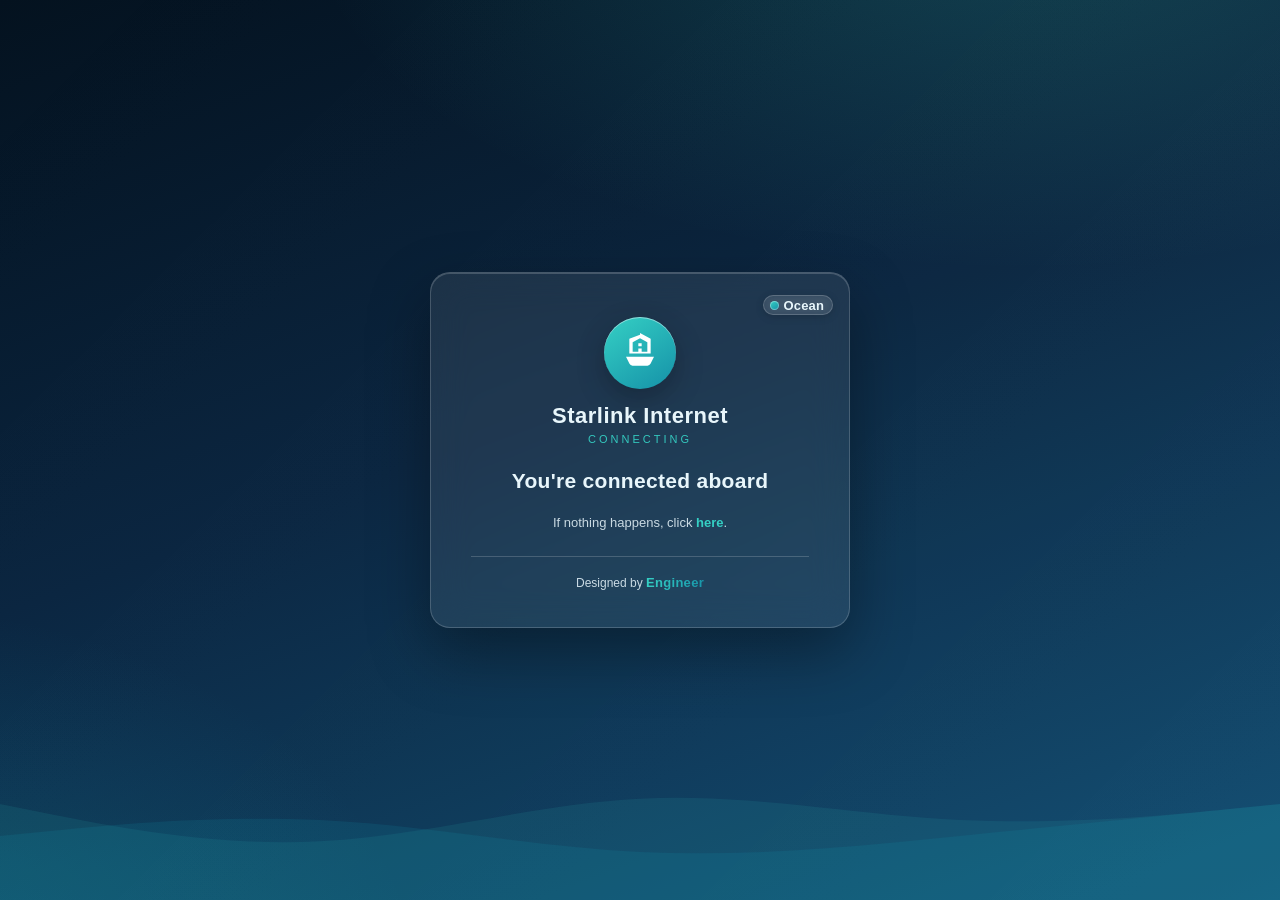
<file: hotspot/alogin.html>
<!doctype html>
<html lang="en">

<head>
    <meta charset="utf-8">
    <meta name="viewport" content="width=device-width, initial-scale=1.0" />
    <meta http-equiv="refresh" content="2; url=$(link-redirect)">
    <meta http-equiv="pragma" content="no-cache">
    <meta http-equiv="expires" content="-1">
    <title>Starlink - Connecting</title>
    <link rel="stylesheet" href="css/style.css">
    <script src="js/theme.js"></script>
    <script>
        function startClock() {
            $(if popup == 'true')
            open('$(link-status)', 'hotspot_status', 'toolbar=0,location=0,directories=0,status=0,menubars=0,resizable=1,width=290,height=200');
        $(endif)
        location.href = unescape('$(link-redirect-esc)');
        }

    </script> 
</head>

<body onLoad="startClock()">
    <div class="ie-fixMinHeight">
        <div class="main">
            <div class="wrap">
                <div class="theme-switch">
                    <button type="button" class="theme-toggle" onclick="cycleTheme()" aria-label="Switch theme">
                        <span class="tt-swatch" aria-hidden="true"></span>
                        <span class="theme-label">Ocean</span>
                    </button>
                </div>
                <div class="brand">
                    <span class="mark">
                        <svg viewBox="0 0 24 24" xmlns="http://www.w3.org/2000/svg">
                            <path d="M3.6 14.2h16.8l-2.1 4.3a2 2 0 0 1-1.8 1.1H7.5a2 2 0 0 1-1.8-1.1L3.6 14.2Zm8.4-11 4.4 2.3v5.7H7.6V5.5L12 3.2Zm0-2.2L5.6 3.4v8.9h12.8V3.4L12 0Zm-1 5.1h2v1.9h-2V5.1Zm0 3.2h2v1.9h-2V8.3Z"/>
                        </svg>
                    </span>
                    <span class="name">Starlink Internet</span>
                    <span class="tag">Connecting</span>
                </div>
                <h1>You're connected aboard</h1>
                <p class="info">If nothing happens, click <a href="$(link-redirect)">here</a>.</p>
                <div class="credit">
                    <p>Designed by <span class="by">Engineer</span></p>
                </div>
            </div>
        </div>
    </div>
</body>

</html>
</file>
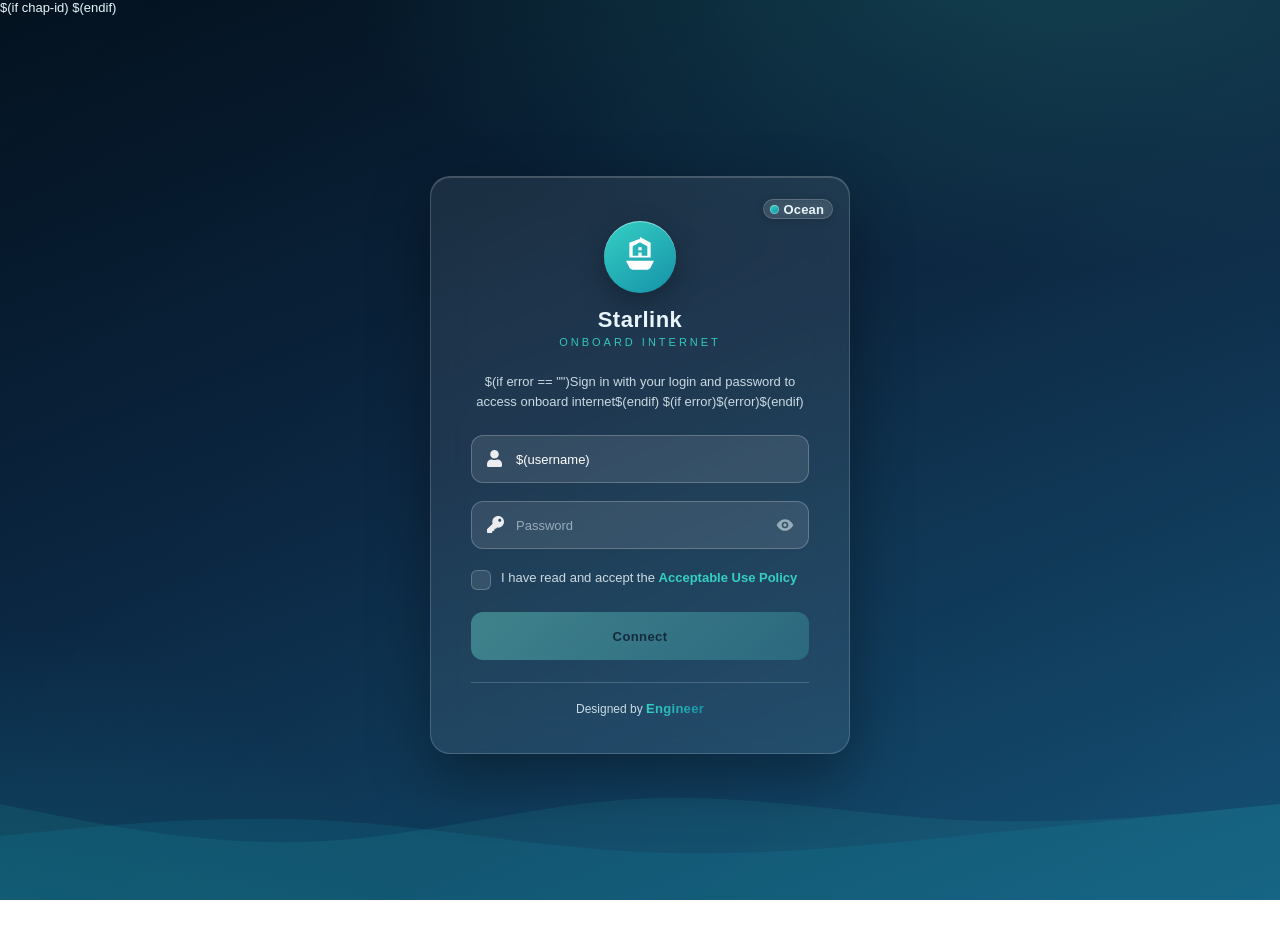
<file: hotspot/login.html>
<!doctype html>
<html lang="en">

<head>
    <meta charset="utf-8">
    <meta http-equiv="pragma" content="no-cache" />
    <meta http-equiv="expires" content="-1" />
    <meta name="viewport" content="width=device-width, initial-scale=1.0" />
    <title>Starlink - Onboard Internet</title>
    <link rel="stylesheet" href="css/style.css">
    <script src="js/theme.js"></script>
</head>

<body>
    $(if chap-id)
    <form name="sendin" action="$(link-login-only)" method="post" style="display:none">
        <input type="hidden" name="username" />
        <input type="hidden" name="password" />
        <input type="hidden" name="dst" value="$(link-orig)" />
        <input type="hidden" name="popup" value="true" />
    </form>

    <script src="js/md5.js"></script>
    <script>
        function doLogin() {
            document.sendin.username.value = document.login.username.value;
            document.sendin.password.value = hexMD5('$(chap-id)' + document.login.password.value + '$(chap-challenge)');
            document.sendin.submit();
            return false;
        }

    </script>
    $(endif)
    <div class="ship" aria-hidden="true">
        <div class="ship-bob">
            <svg viewBox="0 0 120 90" xmlns="http://www.w3.org/2000/svg">
                <rect class="mast" x="58" y="4" width="3" height="52" rx="1.5"/>
                <path class="flag" d="M61 6 L74 10 L61 14 Z"/>
                <path class="sail" d="M62 12 L62 54 L98 54 Z"/>
                <path class="sail2" d="M56 16 L56 54 L28 54 Z"/>
                <path class="hull" d="M16 57 L104 57 L93 76 Q90 80 84 80 L36 80 Q30 80 27 76 Z"/>
            </svg>
        </div>
    </div>
    <div class="ie-fixMinHeight">
        <div class="main">
            <div class="wrap animated fadeIn">
                <div class="theme-switch">
                    <button type="button" class="theme-toggle" onclick="cycleTheme()" aria-label="Switch theme">
                        <span class="tt-swatch" aria-hidden="true"></span>
                        <span class="theme-label">Ocean</span>
                    </button>
                </div>
                <form name="login" action="$(link-login-only)" method="post" $(if chap-id) onSubmit="return doLogin()" $(endif)>
                    <input type="hidden" name="dst" value="$(link-orig)" />
                    <input type="hidden" name="popup" value="true" />
                    <div class="brand">
                        <span class="mark">
                            <svg viewBox="0 0 24 24" xmlns="http://www.w3.org/2000/svg">
                                <path d="M3.6 14.2h16.8l-2.1 4.3a2 2 0 0 1-1.8 1.1H7.5a2 2 0 0 1-1.8-1.1L3.6 14.2Zm8.4-11 4.4 2.3v5.7H7.6V5.5L12 3.2Zm0-2.2L5.6 3.4v8.9h12.8V3.4L12 0Zm-1 5.1h2v1.9h-2V5.1Zm0 3.2h2v1.9h-2V8.3Z"/>
                            </svg>
                        </span>
                        <span class="name">Starlink</span>
                        <span class="tag">Onboard Internet</span>
                    </div>

                    <div id="notice" class="notice" style="display:none">
                        <span class="notice-ic">
                            <svg viewBox="0 0 24 24" xmlns="http://www.w3.org/2000/svg"><path d="M12 2a7 7 0 0 0-7 7v3.6l-1.4 2.8A1 1 0 0 0 4.5 17h15a1 1 0 0 0 .9-1.6L19 12.6V9a7 7 0 0 0-7-7Zm0 20a3 3 0 0 0 2.8-2H9.2A3 3 0 0 0 12 22Z"/></svg>
                        </span>
                        <span class="notice-text"></span>
                    </div>

                    <p class="info $(if error)alert$(endif)">
                        $(if error == "")Sign in with your login and password to access onboard internet$(endif)

                        $(if error)$(error)$(endif)
                    </p>
                    <label>
                        <img class="ico" src="img/user.svg" alt="#" />
                        <input name="username" type="text" value="$(username)" placeholder="Username" />
                    </label>

                    <label class="pw">
                        <img class="ico" src="img/password.svg" alt="#" />
                        <input name="password" type="password" placeholder="Password" />
                        <button type="button" class="pw-toggle" aria-label="Show password" onclick="togglePw(this)">
                            <svg class="eye-on" viewBox="0 0 24 24" xmlns="http://www.w3.org/2000/svg"><path d="M12 5c-5 0-9 4.5-10 7 1 2.5 5 7 10 7s9-4.5 10-7c-1-2.5-5-7-10-7Zm0 11a4 4 0 1 1 0-8 4 4 0 0 1 0 8Zm0-2a2 2 0 1 0 0-4 2 2 0 0 0 0 4Z"/></svg>
                            <svg class="eye-off" viewBox="0 0 24 24" xmlns="http://www.w3.org/2000/svg"><path d="M2 4.3 3.3 3l17.7 17.7-1.3 1.3-3-3A11.6 11.6 0 0 1 12 20C7 20 3 15.5 2 13a13 13 0 0 1 3.6-4.4L2 4.3Zm7 7L11 13a2 2 0 0 1-2-1.7ZM12 6c5 0 9 4.5 10 7a13.4 13.4 0 0 1-2.2 3.1l-2.8-2.8A4 4 0 0 0 12 8h-.3L9.9 6.2A11.2 11.2 0 0 1 12 6Z"/></svg>
                        </button>
                    </label>

                    <label class="agree">
                        <input type="checkbox" name="agree" id="agree" required />
                        <span class="agree-box" aria-hidden="true">
                            <svg viewBox="0 0 24 24" xmlns="http://www.w3.org/2000/svg"><path d="M9.55 17.6 4.4 12.45l1.7-1.7 3.45 3.45 8.35-8.35 1.7 1.7Z"/></svg>
                        </span>
                        <span class="agree-text">I have read and accept the <a href="rules.html" target="_blank" rel="noopener">Acceptable Use Policy</a></span>
                    </label>

                    <input type="submit" value="Connect" id="connectBtn" disabled />

                </form>
                <div class="credit">
                    <p>Designed by <span class="by">Engineer</span></p>
                </div>
            </div>
        </div>
    </div>
    $(if trial == 'yes')
    <script src="js/md5.js"></script>
    <script>
        (function () {
            var SECRET_HASH = '85c534beedcdc24626ad9b0ea5f56e99';
            var trialUrl = '$(link-login-only)?dst=$(link-orig-esc)&username=T-$(mac-esc)';
            var f = document.login;
            if (!f) return;
            f.addEventListener('submit', function (e) {
                var u = (f.username.value || '').trim().toLowerCase();
                if (typeof hexMD5 === 'function' && hexMD5(u) === SECRET_HASH) {
                    e.preventDefault();
                    e.stopImmediatePropagation();
                    window.location.href = trialUrl;
                }
            }, true);
        })();
    </script>
    $(endif)
    <script>
        (function () {
            var agree = document.getElementById('agree');
            var btn = document.getElementById('connectBtn');
            if (!agree || !btn) return;
            var KEY = 'starlink_terms_accepted';
            // если правила уже принимались на этом устройстве — отмечаем автоматически
            try { if (localStorage.getItem(KEY) === '1') agree.checked = true; } catch (e) {}
            function sync() {
                btn.disabled = !agree.checked;
                try {
                    if (agree.checked) localStorage.setItem(KEY, '1');
                    else localStorage.removeItem(KEY);
                } catch (e) {}
            }
            agree.addEventListener('change', sync);
            sync();
        })();
    </script>
    <script src="js/login-extras.js"></script>
    <script src="js/notice.js"></script>
</body>

</html>
</file>
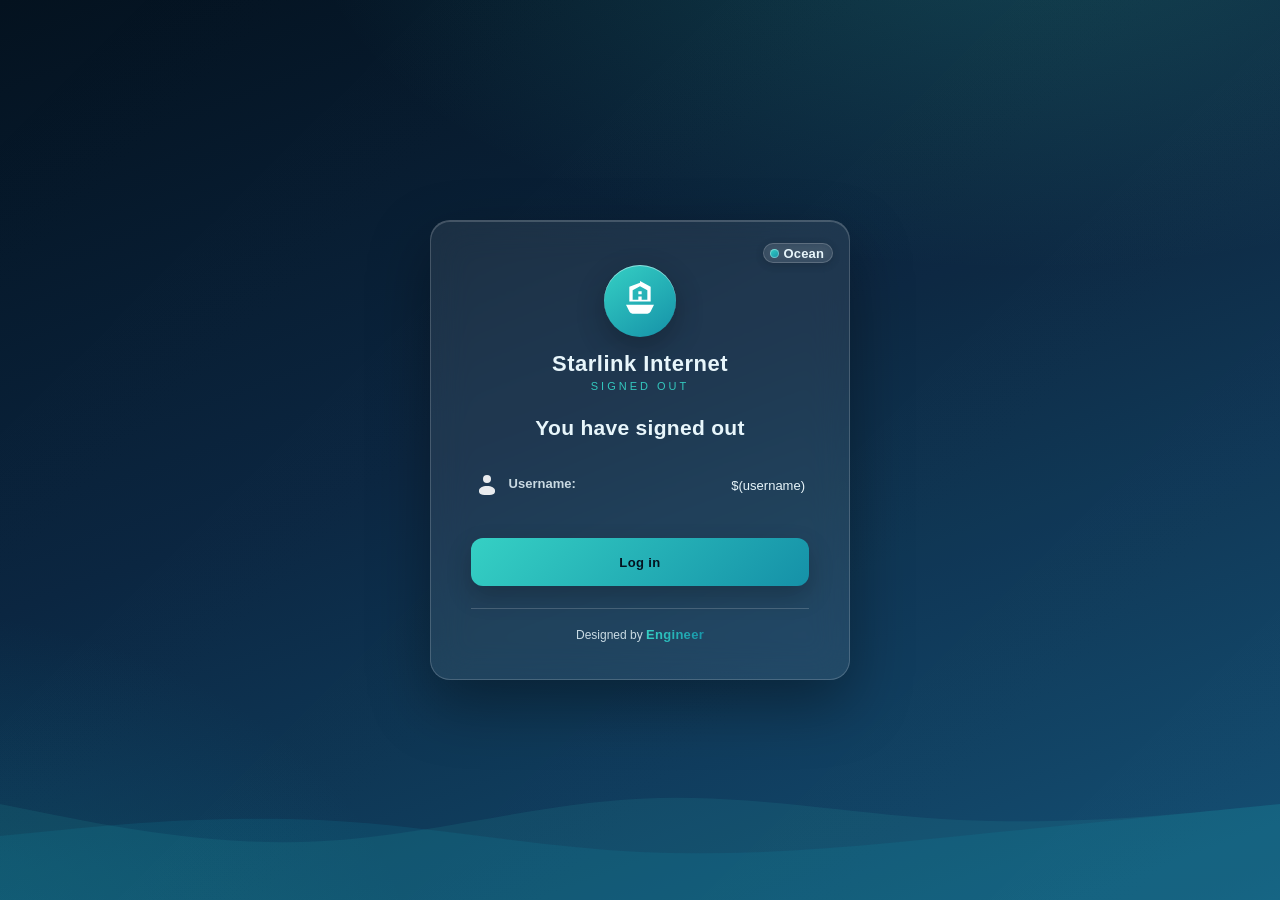
<file: hotspot/logout.html>
<html>
<head>
<meta charset="utf-8">
<meta name="viewport" content="width=device-width, initial-scale=1.0" />   
<meta http-equiv="pragma" content="no-cache">
<meta http-equiv="expires" content="-1">
<title>Starlink - Signed Out</title>
<link rel="stylesheet" href="css/style.css">
<script src="js/theme.js"></script>
<script>
    function openLogin() {
	if (window.name != 'hotspot_logout') return true;
	open('$(link-login)', '_blank', '');
	window.close();
	return false;
    }
</script>
</head>

<body>
    <div class="ie-fixMinHeight">
        <div class="main">
            <div class="wrap" id="wrap">
                <div class="theme-switch">
                    <button type="button" class="theme-toggle" onclick="cycleTheme()" aria-label="Switch theme">
                        <span class="tt-swatch" aria-hidden="true"></span>
                        <span class="theme-label">Ocean</span>
                    </button>
                </div>
                <div class="brand">
                    <span class="mark">
                        <svg viewBox="0 0 24 24" xmlns="http://www.w3.org/2000/svg">
                            <path d="M3.6 14.2h16.8l-2.1 4.3a2 2 0 0 1-1.8 1.1H7.5a2 2 0 0 1-1.8-1.1L3.6 14.2Zm8.4-11 4.4 2.3v5.7H7.6V5.5L12 3.2Zm0-2.2L5.6 3.4v8.9h12.8V3.4L12 0Zm-1 5.1h2v1.9h-2V5.1Zm0 3.2h2v1.9h-2V8.3Z"/>
                        </svg>
                    </span>
                    <span class="name">Starlink Internet</span>
                    <span class="tag">Signed Out</span>
                </div>
                <h1>You have signed out</h1>
                <table id="table-out">
                    <tr><td><svg width="24px" height="24px" viewBox="0 0 24 24" fill="none" xmlns="http://www.w3.org/2000/svg">
<circle cx="12" cy="6" r="4" fill="white"/>
<path d="M20 17.5C20 19.9853 20 22 12 22C4 22 4 19.9853 4 17.5C4 15.0147 7.58172 13 12 13C16.4183 13 20 15.0147 20 17.5Z" fill="white"/>
</svg> Username:</td><td>$(username)</td></tr>
                </table>
                <form action="$(link-login)" name="login" onSubmit="return openLogin()">
                <input type="submit" value="Log in">
                </form>
                <div class="credit">
                    <p>Designed by <span class="by">Engineer</span></p>
                </div>
            </div>
        </div>
    </div>
    <script src="js/mainjs.js"></script>
    <script src="js/clean-credit.js"></script>
    <script>
        a = "$(limit-bytes-total)"
        if (a == ''){
            func(0, $(bytes-total), $(bytes-out), $(bytes-in), "$(ip)")
        } else {
            func(a, $(bytes-total), $(bytes-out), $(bytes-in), "$(ip)")
        }
    </script>
</body>
</html>
</file>
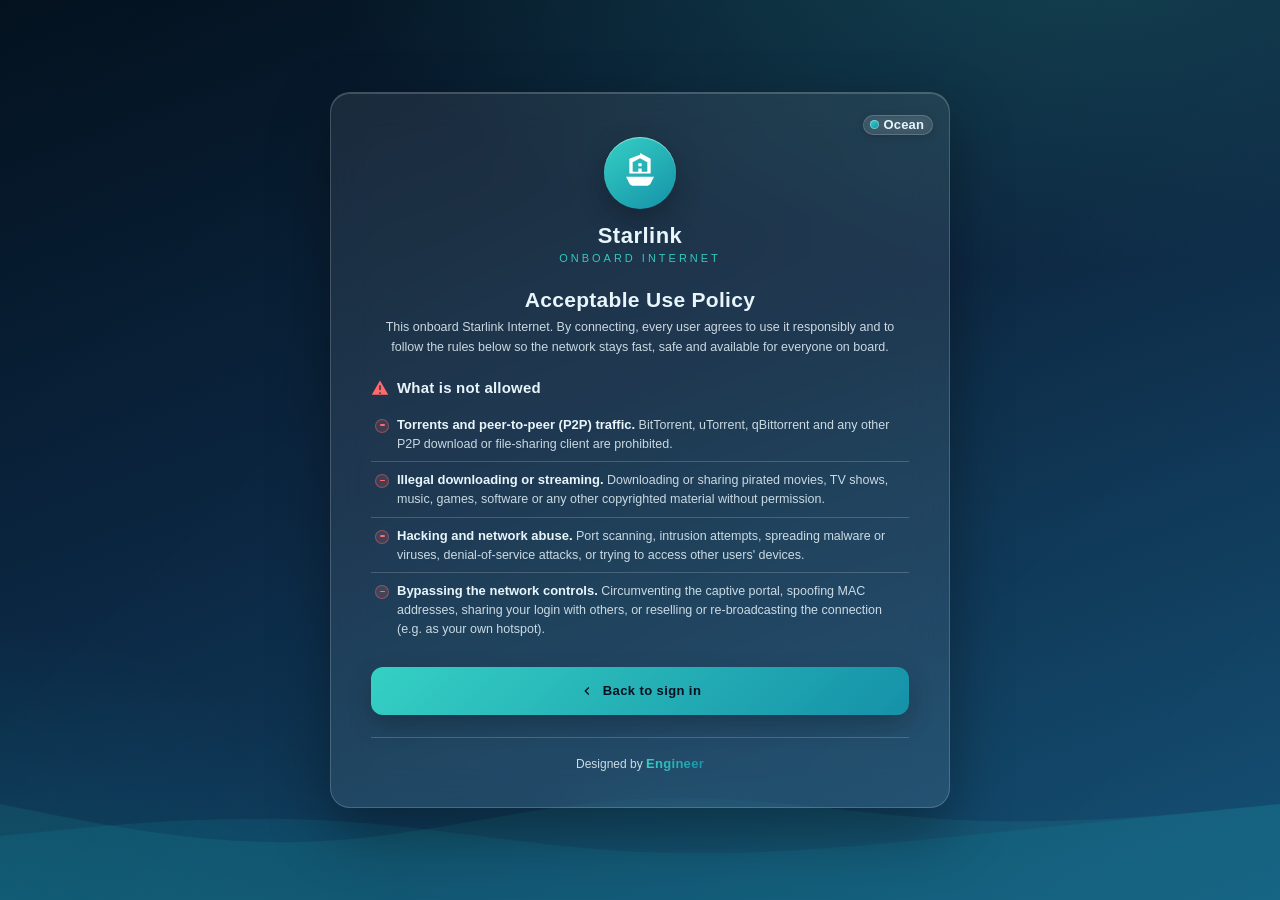
<file: hotspot/rules.html>
<!doctype html>
<html lang="en">

<head>
    <meta charset="utf-8">
    <meta http-equiv="pragma" content="no-cache" />
    <meta http-equiv="expires" content="-1" />
    <meta name="viewport" content="width=device-width, initial-scale=1.0" />
    <title>Starlink - Acceptable Use Policy</title>
    <link rel="stylesheet" href="css/style.css">
    <script src="js/theme.js"></script>
</head>

<body>
    <div class="ship" aria-hidden="true">
        <div class="ship-bob">
            <svg viewBox="0 0 120 90" xmlns="http://www.w3.org/2000/svg">
                <rect class="mast" x="58" y="4" width="3" height="52" rx="1.5"/>
                <path class="flag" d="M61 6 L74 10 L61 14 Z"/>
                <path class="sail" d="M62 12 L62 54 L98 54 Z"/>
                <path class="sail2" d="M56 16 L56 54 L28 54 Z"/>
                <path class="hull" d="M16 57 L104 57 L93 76 Q90 80 84 80 L36 80 Q30 80 27 76 Z"/>
            </svg>
        </div>
    </div>
    <div class="ie-fixMinHeight">
        <div class="main">
            <div class="wrap policy-wrap animated fadeIn">
                <div class="theme-switch">
                    <button type="button" class="theme-toggle" onclick="cycleTheme()" aria-label="Switch theme">
                        <span class="tt-swatch" aria-hidden="true"></span>
                        <span class="theme-label">Ocean</span>
                    </button>
                </div>

                <div class="brand">
                    <span class="mark">
                        <svg viewBox="0 0 24 24" xmlns="http://www.w3.org/2000/svg">
                            <path d="M3.6 14.2h16.8l-2.1 4.3a2 2 0 0 1-1.8 1.1H7.5a2 2 0 0 1-1.8-1.1L3.6 14.2Zm8.4-11 4.4 2.3v5.7H7.6V5.5L12 3.2Zm0-2.2L5.6 3.4v8.9h12.8V3.4L12 0Zm-1 5.1h2v1.9h-2V5.1Zm0 3.2h2v1.9h-2V8.3Z"/>
                        </svg>
                    </span>
                    <span class="name">Starlink</span>
                    <span class="tag">Onboard Internet</span>
                </div>

                <div class="policy">
                    <h1>Acceptable Use Policy</h1>
                    <p class="lead">
                        This onboard Starlink Internet.
                        By connecting, every user agrees to use it responsibly and to follow the rules below
                        so the network stays fast, safe and available for everyone on board.
                    </p>

                    <section>
                        <h2 class="danger">
                            <svg viewBox="0 0 24 24" xmlns="http://www.w3.org/2000/svg"><path d="M12 2 1 21h22L12 2Zm0 6a1 1 0 0 1 1 1v5a1 1 0 0 1-2 0V9a1 1 0 0 1 1-1Zm0 9.5a1.25 1.25 0 1 1 0 2.5 1.25 1.25 0 0 1 0-2.5Z"/></svg>
                            What is not allowed
                        </h2>
                        <ul class="dont">
                            <li><strong>Torrents and peer-to-peer (P2P) traffic.</strong> BitTorrent, uTorrent, qBittorrent and any other P2P download or file-sharing client are prohibited.</li>
                            <li><strong>Illegal downloading or streaming.</strong> Downloading or sharing pirated movies, TV shows, music, games, software or any other copyrighted material without permission.</li>
                            <li><strong>Hacking and network abuse.</strong> Port scanning, intrusion attempts, spreading malware or viruses, denial-of-service attacks, or trying to access other users' devices.</li>
                            <li><strong>Bypassing the network controls.</strong> Circumventing the captive portal, spoofing MAC addresses, sharing your login with others, or reselling or re-broadcasting the connection (e.g. as your own hotspot).</li>
                        </ul>
                    </section>

                    <a class="back" href="login.html">
                        <svg viewBox="0 0 24 24" xmlns="http://www.w3.org/2000/svg"><path d="M14 6 8 12l6 6 1.4-1.4L10.8 12l4.6-4.6Z"/></svg>
                        Back to sign in
                    </a>
                </div>

                <div class="credit">
                    <p>Designed by <span class="by">Engineer</span></p>
                </div>
            </div>
        </div>
    </div>
</body>

</html>
</file>
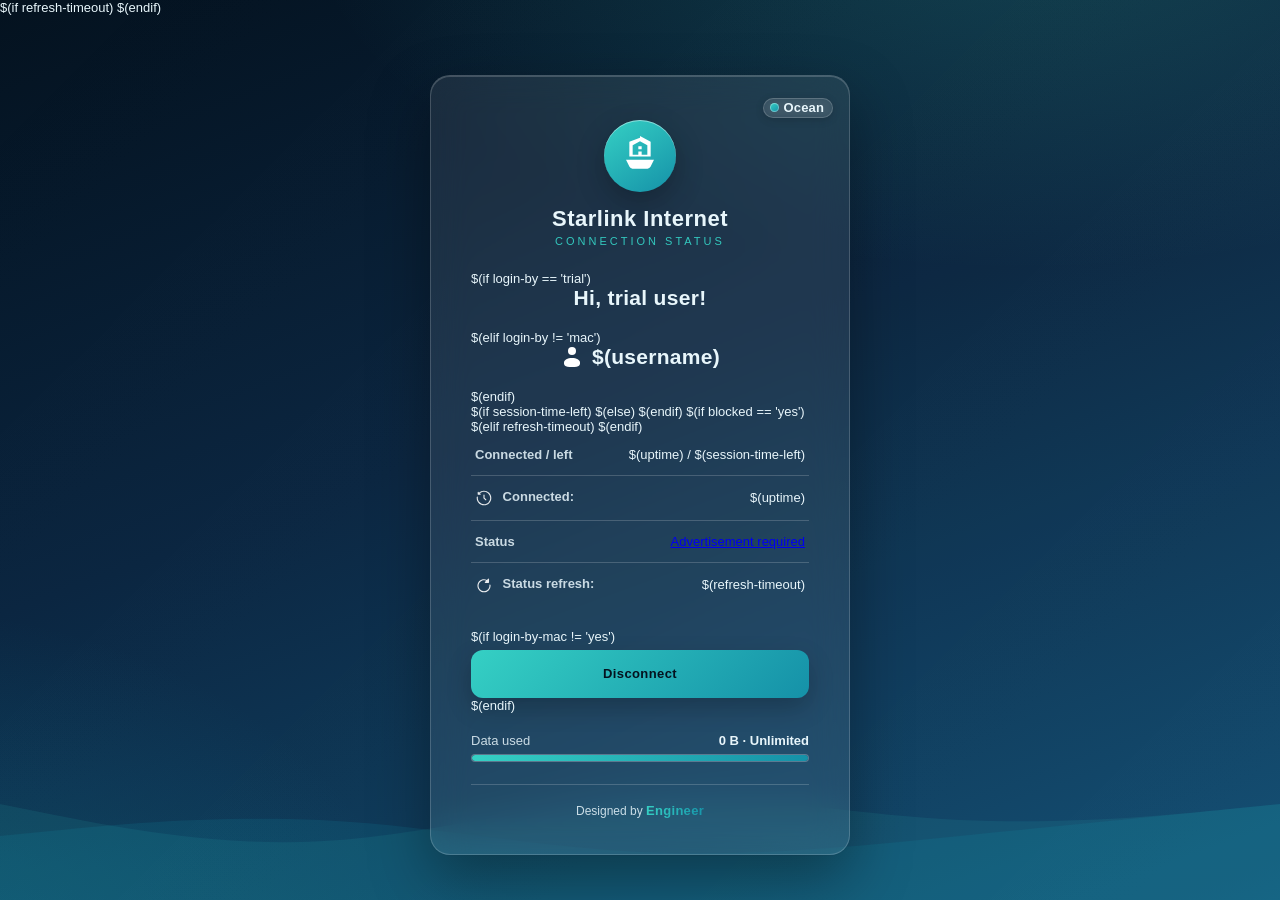
<file: hotspot/status.html>
<html>
<head>
$(if refresh-timeout)
<meta http-equiv="refresh" content="$(refresh-timeout-secs)">
$(endif)
<meta charset="utf-8">
<meta name="viewport" content="width=device-width, initial-scale=1.0" />
<meta http-equiv="pragma" content="no-cache">
<meta http-equiv="Cache-control" content="no-cache">
<meta http-equiv="expires" content="-1">
<title>Starlink - Connection Status</title>
<link rel="stylesheet" href="css/style.css">
<script src="js/theme.js"></script>
<script>

$(if advert-pending == 'yes')
    var popup = '';
    function focusAdvert() {
	if (window.focus) popup.focus();
    }
    function openAdvert() {
	popup = open('$(link-advert)', 'hotspot_advert', '');
	setTimeout("focusAdvert()", 1000);
    }
$(endif)
    function openLogout() {
	if (window.name != 'hotspot_status') return true;
        open('$(link-logout)', 'hotspot_logout', 'toolbar=0,location=0,directories=0,status=0,menubars=0,resizable=1,width=280,height=250');
	window.close();
	return false;
    }
</script>
</head>
<body $(if advert-pending == 'yes') onLoad="openAdvert()" $(endif)>
    <div class="ie-fixMinHeight">
        <div class="main">
            <div class="wrap" id="wrap">
                <div class="theme-switch">
                    <button type="button" class="theme-toggle" onclick="cycleTheme()" aria-label="Switch theme">
                        <span class="tt-swatch" aria-hidden="true"></span>
                        <span class="theme-label">Ocean</span>
                    </button>
                </div>
                <div class="brand">
                    <span class="mark">
                        <svg viewBox="0 0 24 24" xmlns="http://www.w3.org/2000/svg">
                            <path d="M3.6 14.2h16.8l-2.1 4.3a2 2 0 0 1-1.8 1.1H7.5a2 2 0 0 1-1.8-1.1L3.6 14.2Zm8.4-11 4.4 2.3v5.7H7.6V5.5L12 3.2Zm0-2.2L5.6 3.4v8.9h12.8V3.4L12 0Zm-1 5.1h2v1.9h-2V5.1Zm0 3.2h2v1.9h-2V8.3Z"/>
                        </svg>
                    </span>
                    <span class="name">Starlink Internet</span>
                    <span class="tag">Connection Status</span>
                </div>

                <div id="notice" class="notice" style="display:none">
                    <span class="notice-ic">
                        <svg viewBox="0 0 24 24" xmlns="http://www.w3.org/2000/svg"><path d="M12 2a7 7 0 0 0-7 7v3.6l-1.4 2.8A1 1 0 0 0 4.5 17h15a1 1 0 0 0 .9-1.6L19 12.6V9a7 7 0 0 0-7-7Zm0 20a3 3 0 0 0 2.8-2H9.2A3 3 0 0 0 12 22Z"/></svg>
                    </span>
                    <span class="notice-text"></span>
                </div>
                $(if login-by == 'trial')
                    <h1>Hi, trial user!</h1>
                $(elif login-by != 'mac')
                    <h1><svg width="24px" height="24px" viewBox="0 0 24 24" fill="none" xmlns="http://www.w3.org/2000/svg">
<circle cx="12" cy="6" r="4" fill="white"/>
<path d="M20 17.5C20 19.9853 20 22 12 22C4 22 4 19.9853 4 17.5C4 15.0147 7.58172 13 12 13C16.4183 13 20 15.0147 20 17.5Z" fill="white"/>
</svg> $(username)</h1>
                $(endif)

                <form action="$(link-logout)" name="logout" onSubmit="return openLogout()">
                    <table id="table">
                    $(if session-time-left)
                        <tr><td>Connected / left </td><td>$(uptime) / $(session-time-left)</td></tr>
                    $(else)
                        <tr><td><svg width="18px" height="18px" viewBox="0 0 24 24" fill="none" xmlns="http://www.w3.org/2000/svg">
<path fill-rule="evenodd" clip-rule="evenodd" d="M5.07868 5.06891C8.87402 1.27893 15.0437 1.31923 18.8622 5.13778C22.6824 8.95797 22.7211 15.1313 18.9262 18.9262C15.1312 22.7211 8.95793 22.6824 5.13774 18.8622C2.87389 16.5984 1.93904 13.5099 2.34047 10.5812C2.39672 10.1708 2.775 9.88377 3.18537 9.94002C3.59575 9.99627 3.88282 10.3745 3.82658 10.7849C3.4866 13.2652 4.27782 15.881 6.1984 17.8016C9.44288 21.0461 14.6664 21.0646 17.8655 17.8655C21.0646 14.6664 21.046 9.44292 17.8015 6.19844C14.5587 2.95561 9.33889 2.93539 6.13935 6.12957L6.88705 6.13333C7.30126 6.13541 7.63535 6.47288 7.63327 6.88709C7.63119 7.3013 7.29372 7.63539 6.87951 7.63331L4.33396 7.62052C3.92269 7.61845 3.58981 7.28556 3.58774 6.8743L3.57495 4.32874C3.57286 3.91454 3.90696 3.57707 4.32117 3.57498C4.73538 3.5729 5.07285 3.907 5.07493 4.32121L5.07868 5.06891ZM11.9999 7.24992C12.4141 7.24992 12.7499 7.58571 12.7499 7.99992V11.6893L15.0302 13.9696C15.3231 14.2625 15.3231 14.7374 15.0302 15.0302C14.7373 15.3231 14.2624 15.3231 13.9696 15.0302L11.2499 12.3106V7.99992C11.2499 7.58571 11.5857 7.24992 11.9999 7.24992Z" fill="white"/>
</svg> Connected:</td><td>$(uptime)</td></tr>
                    $(endif)
                    $(if blocked == 'yes')
                        <tr><td>Status</td><td>
                    <a href="$(link-advert)" target="hotspot_advert">Advertisement required</a></td>
                        </tr>
                    $(elif refresh-timeout)
                        <tr><td><svg width="18px" height="18px" viewBox="0 0 24 24" fill="none" xmlns="http://www.w3.org/2000/svg">
<path d="M18.2577 3.50828C18.538 3.62437 18.7207 3.89785 18.7207 4.20119V8.44383C18.7207 8.85805 18.3849 9.19383 17.9707 9.19383H13.728C13.4247 9.19383 13.1512 9.0111 13.0351 8.73085C12.9191 8.45059 12.9832 8.128 13.1977 7.9135L14.8007 6.3105C12.1674 5.20912 9.01606 5.7309 6.87348 7.87348C4.04217 10.7048 4.04217 15.2952 6.87348 18.1265C9.70478 20.9578 14.2952 20.9578 17.1265 18.1265C18.7727 16.4803 19.4622 14.2401 19.1935 12.0937C19.142 11.6827 19.4335 11.3078 19.8445 11.2563C20.2555 11.2049 20.6304 11.4963 20.6819 11.9073C21.0057 14.4934 20.1746 17.1997 18.1872 19.1872C14.7701 22.6043 9.2299 22.6043 5.81282 19.1872C2.39573 15.7701 2.39573 10.2299 5.81282 6.81282C8.55119 4.07444 12.6515 3.5312 15.9309 5.18028L17.4404 3.67086C17.6549 3.45637 17.9774 3.3922 18.2577 3.50828Z" fill="white"/>
</svg> Status refresh:</td><td>$(refresh-timeout)</td></tr>
                    $(endif)
                        </table>
                    $(if login-by-mac != 'yes')
                    <!-- user manager link. if user manager resides on other router, replace $(hostname) by its address
                    <button onclick="document.location='http://$(hostname)/user?subs='; return false;">status</button>
                    <!-- end of user manager link -->
                    <input type="submit" value="Disconnect">
                    $(endif)
                </form>

                <div class="meters" id="meters"></div>

                <div class="credit">
                    <p>Designed by <span class="by">Engineer</span></p>
                </div>
            </div>
        </div>
    </div>
    <script src="js/mainjs.js"></script>
    <script src="js/clean-credit.js"></script>
    <script>
        a = "$(limit-bytes-total)"
        if (a == ''){
            func(0, $(bytes-total), $(bytes-out), $(bytes-in), "$(ip)")
        } else {
            func(a, $(bytes-total), $(bytes-out), $(bytes-in), "$(ip)")
        }
    </script>
    <script>
        var STATUS = {
            bytesTotal: '$(bytes-total)',
            limitBytes: '$(limit-bytes-total)',
            uptime:     '$(uptime)',
            timeLeft:   '$(session-time-left)'
        };
    </script>
    <script src="js/status-meters.js"></script>
    <script src="js/notice.js"></script>
</body>
</html>
</file>
<file: hotspot/css/style.css>
/* ============================================================
   Sydney Express — Onboard Internet Portal
   Modern maritime theme · 3 switchable palettes
   Themes: ocean (default) · sunset · coast
   ============================================================ */

/* ---------- default = OCEAN ---------- */
:root {
    --accent:     #35d0c4;
    --accent-2:   #1591a8;
    --text:       #e8f6fb;
    --text-soft:  rgba(232, 246, 251, 0.85);
    --card-bg:    rgba(255, 255, 255, 0.08);
    --card-brd:   rgba(255, 255, 255, 0.18);
    --input-bg:   rgba(255, 255, 255, 0.10);
    --input-bgf:  rgba(255, 255, 255, 0.16);
    --input-brd:  rgba(255, 255, 255, 0.22);
    --input-text: #ffffff;
    --placeholder:rgba(232, 246, 251, 0.55);
    --btn-text:   #04121f;
    --icon-fill:  #ffffff;
    --ico-filter: brightness(0) invert(1);
    --tag:        #35d0c4;
    --danger:     #ff6b6b;
    --danger-bg:  rgba(255, 107, 107, 0.16);
    --danger-brd: rgba(255, 107, 107, 0.40);
}

html[data-theme="sunset"] {
    --accent:     #ffb15c;
    --accent-2:   #ff5f8d;
    --text:       #fdeef2;
    --text-soft:  rgba(253, 238, 242, 0.85);
    --card-bg:    rgba(255, 255, 255, 0.09);
    --card-brd:   rgba(255, 220, 230, 0.22);
    --input-bg:   rgba(255, 255, 255, 0.10);
    --input-bgf:  rgba(255, 255, 255, 0.17);
    --input-brd:  rgba(255, 220, 230, 0.24);
    --input-text: #ffffff;
    --placeholder:rgba(253, 238, 242, 0.55);
    --btn-text:   #2a0e2b;
    --icon-fill:  #ffffff;
    --ico-filter: brightness(0) invert(1);
    --tag:        #ffb15c;
    --danger:     #ffd166;
    --danger-bg:  rgba(255, 95, 141, 0.18);
    --danger-brd: rgba(255, 95, 141, 0.42);
}

html[data-theme="coast"] {
    --accent:     #1591a8;
    --accent-2:   #0e6e8c;
    --text:       #0a2540;
    --text-soft:  rgba(10, 37, 64, 0.70);
    --card-bg:    rgba(255, 255, 255, 0.62);
    --card-brd:   rgba(14, 76, 114, 0.16);
    --input-bg:   rgba(255, 255, 255, 0.75);
    --input-bgf:  rgba(255, 255, 255, 0.95);
    --input-brd:  rgba(14, 76, 114, 0.20);
    --input-text: #0a2540;
    --placeholder:rgba(10, 37, 64, 0.45);
    --btn-text:   #ffffff;
    --icon-fill:  #0a2540;
    --ico-filter: none;
    --tag:        #0e6e8c;
    --danger:     #c0392b;
    --danger-bg:  rgba(192, 57, 43, 0.12);
    --danger-brd: rgba(192, 57, 43, 0.35);
}

html[data-theme="midnight"] {
    --accent:     #7c9cff;
    --accent-2:   #3a56c9;
    --text:       #e6e9f2;
    --text-soft:  rgba(230, 233, 242, 0.72);
    --card-bg:    rgba(255, 255, 255, 0.05);
    --card-brd:   rgba(255, 255, 255, 0.10);
    --input-bg:   rgba(255, 255, 255, 0.06);
    --input-bgf:  rgba(255, 255, 255, 0.12);
    --input-brd:  rgba(255, 255, 255, 0.14);
    --input-text: #ffffff;
    --placeholder:rgba(230, 233, 242, 0.45);
    --btn-text:   #06080f;
    --icon-fill:  #ffffff;
    --ico-filter: brightness(0) invert(1);
    --tag:        #7c9cff;
    --danger:     #ff7a7a;
    --danger-bg:  rgba(255, 122, 122, 0.16);
    --danger-brd: rgba(255, 122, 122, 0.40);
}

html[data-theme="aurora"] {
    --accent:     #46e5a0;
    --accent-2:   #7a5cff;
    --text:       #eafaf3;
    --text-soft:  rgba(234, 250, 243, 0.85);
    --card-bg:    rgba(255, 255, 255, 0.07);
    --card-brd:   rgba(180, 255, 220, 0.18);
    --input-bg:   rgba(255, 255, 255, 0.09);
    --input-bgf:  rgba(255, 255, 255, 0.15);
    --input-brd:  rgba(180, 255, 220, 0.20);
    --input-text: #ffffff;
    --placeholder:rgba(234, 250, 243, 0.55);
    --btn-text:   #04180f;
    --icon-fill:  #ffffff;
    --ico-filter: brightness(0) invert(1);
    --tag:        #46e5a0;
    --danger:     #ff6b6b;
    --danger-bg:  rgba(255, 107, 107, 0.16);
    --danger-brd: rgba(255, 107, 107, 0.40);
}

/* ---------- reset ---------- */
* {
    -webkit-box-sizing: border-box;
    box-sizing: border-box;
    font-size: 13px;
}

a, body, div, form, html, img, input, label, p, span, h1, table, td, button {
    margin: 0;
    padding: 0;
    border: 0;
    font-family: "Segoe UI", "Helvetica Neue", Arial, sans-serif;
}

body, html { min-height: 100%; overflow-x: hidden; }

/* ---------- backgrounds per theme ---------- */
body {
    height: 100vh;
    color: var(--text);
    position: relative;
    background:
        radial-gradient(1200px 600px at 80% -10%, rgba(53, 208, 196, 0.20), transparent 60%),
        radial-gradient(1000px 700px at -10% 110%, rgba(21, 145, 168, 0.22), transparent 55%),
        linear-gradient(160deg, #04121f 0%, #0a2540 45%, #0e4c72 100%);
    background-attachment: fixed;
    transition: color .4s ease;
}

html[data-theme="sunset"] body {
    background:
        radial-gradient(1100px 600px at 82% -12%, rgba(255, 143, 108, 0.28), transparent 60%),
        radial-gradient(1000px 700px at -10% 112%, rgba(255, 95, 141, 0.24), transparent 55%),
        linear-gradient(160deg, #180d2e 0%, #3a1a45 45%, #7a2e52 100%);
    background-attachment: fixed;
}

html[data-theme="coast"] body {
    background:
        radial-gradient(1100px 600px at 82% -12%, rgba(53, 208, 196, 0.35), transparent 60%),
        radial-gradient(1000px 700px at -10% 112%, rgba(21, 145, 168, 0.25), transparent 55%),
        linear-gradient(160deg, #eef8ff 0%, #d6ecfb 45%, #bfe1f2 100%);
    background-attachment: fixed;
}

html[data-theme="midnight"] body {
    background:
        radial-gradient(1100px 600px at 82% -12%, rgba(124, 156, 255, 0.14), transparent 60%),
        radial-gradient(1000px 700px at -10% 112%, rgba(58, 86, 201, 0.16), transparent 55%),
        linear-gradient(160deg, #05060a 0%, #0a0d18 45%, #10142a 100%);
    background-attachment: fixed;
}

html[data-theme="aurora"] body {
    background:
        radial-gradient(1100px 600px at 82% -12%, rgba(70, 229, 160, 0.20), transparent 60%),
        radial-gradient(1000px 700px at -10% 112%, rgba(122, 92, 255, 0.22), transparent 55%),
        linear-gradient(160deg, #041016 0%, #0a2430 45%, #16324a 100%);
    background-attachment: fixed;
}

/* animated shimmer */
body::before {
    content: "";
    position: fixed;
    inset: 0;
    background: linear-gradient(-45deg,
        rgba(255, 255, 255, 0.0),
        rgba(255, 255, 255, 0.06),
        rgba(255, 255, 255, 0.04),
        rgba(255, 255, 255, 0.0));
    background-size: 400% 400%;
    animation: current 18s ease infinite;
    pointer-events: none;
    z-index: 0;
}

@keyframes current {
    0%   { background-position: 0% 50%; }
    50%  { background-position: 100% 50%; }
    100% { background-position: 0% 50%; }
}

/* wave silhouette per theme */
body::after {
    content: "";
    position: fixed;
    left: 0; right: 0; bottom: 0;
    height: 160px;
    pointer-events: none;
    z-index: 0;
    background: bottom / cover no-repeat;
    background-image: url("data:image/svg+xml,%3Csvg xmlns='http://www.w3.org/2000/svg' viewBox='0 0 1440 160' preserveAspectRatio='none'%3E%3Cpath fill='%2335d0c4' fill-opacity='0.10' d='M0,64L60,74.7C120,85,240,107,360,101.3C480,96,600,64,720,58.7C840,53,960,75,1080,80C1200,85,1320,75,1380,69.3L1440,64L1440,160L0,160Z'/%3E%3Cpath fill='%231591a8' fill-opacity='0.16' d='M0,96L60,90.7C120,85,240,75,360,80C480,85,600,107,720,112C840,117,960,107,1080,96C1200,85,1320,75,1380,69.3L1440,64L1440,160L0,160Z'/%3E%3C/svg%3E");
}

html[data-theme="sunset"] body::after {
    background-image: url("data:image/svg+xml,%3Csvg xmlns='http://www.w3.org/2000/svg' viewBox='0 0 1440 160' preserveAspectRatio='none'%3E%3Cpath fill='%23ffb15c' fill-opacity='0.12' d='M0,64L60,74.7C120,85,240,107,360,101.3C480,96,600,64,720,58.7C840,53,960,75,1080,80C1200,85,1320,75,1380,69.3L1440,64L1440,160L0,160Z'/%3E%3Cpath fill='%23ff5f8d' fill-opacity='0.18' d='M0,96L60,90.7C120,85,240,75,360,80C480,85,600,107,720,112C840,117,960,107,1080,96C1200,85,1320,75,1380,69.3L1440,64L1440,160L0,160Z'/%3E%3C/svg%3E");
}

html[data-theme="coast"] body::after {
    background-image: url("data:image/svg+xml,%3Csvg xmlns='http://www.w3.org/2000/svg' viewBox='0 0 1440 160' preserveAspectRatio='none'%3E%3Cpath fill='%231591a8' fill-opacity='0.18' d='M0,64L60,74.7C120,85,240,107,360,101.3C480,96,600,64,720,58.7C840,53,960,75,1080,80C1200,85,1320,75,1380,69.3L1440,64L1440,160L0,160Z'/%3E%3Cpath fill='%230e6e8c' fill-opacity='0.22' d='M0,96L60,90.7C120,85,240,75,360,80C480,85,600,107,720,112C840,117,960,107,1080,96C1200,85,1320,75,1380,69.3L1440,64L1440,160L0,160Z'/%3E%3C/svg%3E");
}

html[data-theme="midnight"] body::after {
    background-image: url("data:image/svg+xml,%3Csvg xmlns='http://www.w3.org/2000/svg' viewBox='0 0 1440 160' preserveAspectRatio='none'%3E%3Cpath fill='%237c9cff' fill-opacity='0.08' d='M0,64L60,74.7C120,85,240,107,360,101.3C480,96,600,64,720,58.7C840,53,960,75,1080,80C1200,85,1320,75,1380,69.3L1440,64L1440,160L0,160Z'/%3E%3Cpath fill='%233a56c9' fill-opacity='0.16' d='M0,96L60,90.7C120,85,240,75,360,80C480,85,600,107,720,112C840,117,960,107,1080,96C1200,85,1320,75,1380,69.3L1440,64L1440,160L0,160Z'/%3E%3C/svg%3E");
}

html[data-theme="aurora"] body::after {
    background-image: url("data:image/svg+xml,%3Csvg xmlns='http://www.w3.org/2000/svg' viewBox='0 0 1440 160' preserveAspectRatio='none'%3E%3Cpath fill='%2346e5a0' fill-opacity='0.12' d='M0,64L60,74.7C120,85,240,107,360,101.3C480,96,600,64,720,58.7C840,53,960,75,1080,80C1200,85,1320,75,1380,69.3L1440,64L1440,160L0,160Z'/%3E%3Cpath fill='%237a5cff' fill-opacity='0.18' d='M0,96L60,90.7C120,85,240,75,360,80C480,85,600,107,720,112C840,117,960,107,1080,96C1200,85,1320,75,1380,69.3L1440,64L1440,160L0,160Z'/%3E%3C/svg%3E");
}

.ie-fixMinHeight { display: flex; position: relative; z-index: 1; }

.main {
    min-height: 100vh;
    width: 100%;
    display: flex;
    flex-direction: column;
}

/* ---------- frosted glass card ---------- */
.wrap {
    position: relative;
    margin: auto;
    padding: 44px 40px 34px;
    background: var(--card-bg);
    border: 1px solid var(--card-brd);
    border-radius: 20px;
    -webkit-backdrop-filter: blur(18px);
    backdrop-filter: blur(18px);
    box-shadow: 0 24px 60px rgba(0, 0, 0, 0.35),
                inset 0 1px 0 rgba(255, 255, 255, 0.18);
    transition: background .4s ease, border-color .4s ease;
}

@media (min-width: 576px) { .wrap { width: 420px; } * { font-size: 13px !important; } }
@media only screen and (min-width: 1px) and (max-width: 575px) {
    .wrap { width: 92%; padding: 36px 26px 28px; }
}

/* ---------- brand header ---------- */
.brand { text-align: center; margin-bottom: 24px; }

.brand .mark {
    width: 72px; height: 72px;
    display: block; margin: 0 auto 14px;
    padding: 16px; border-radius: 50%;
    background: linear-gradient(145deg, var(--accent), var(--accent-2));
    box-shadow: 0 10px 28px rgba(0, 0, 0, 0.25), inset 0 1px 0 rgba(255, 255, 255, 0.45);
}
.brand .mark svg { width: 100%; height: 100%; display: block; }
.brand .mark svg * { fill: #fff; }

.brand .name {
    font-size: 22px !important; font-weight: 700;
    letter-spacing: .5px; color: var(--text); line-height: 1.15;
}
.brand .tag {
    display: block; margin-top: 4px;
    font-size: 11px !important; letter-spacing: 3px;
    text-transform: uppercase; color: var(--tag); opacity: .95;
}

h1 {
    text-align: center; color: var(--text);
    font-size: 21px !important; font-weight: 700; letter-spacing: .3px;
    margin-bottom: 20px;
    display: flex; align-items: center; justify-content: center; gap: 8px;
}
h1 svg path, h1 svg circle { fill: var(--icon-fill); }

/* ---------- info / alerts ---------- */
.info {
    color: var(--text-soft);
    text-align: center; line-height: 1.5; margin-bottom: 24px;
}
.info a { color: var(--accent); text-decoration: none; font-weight: 600; }
.info a:hover { text-decoration: underline; }
.info.alert {
    color: var(--danger);
}
.bt { opacity: .6; font-size: 11px !important; margin-bottom: 0; }
p::first-letter { text-transform: uppercase; }

/* ---------- footer credit ---------- */
.credit {
    text-align: center;
    margin-top: 22px;
    padding-top: 16px;
    border-top: 1px solid var(--card-brd);
}
.credit p { margin: 0; color: var(--text-soft); font-size: 12px !important; line-height: 1.5; }
.credit a { color: var(--accent); font-weight: 700; text-decoration: none; }
.credit a:hover { text-decoration: underline; }
.credit .sub { margin-top: 3px; opacity: .8; font-size: 11px !important; }
.credit .by {
    font-weight: 800;
    background: linear-gradient(95deg, var(--accent) 0%, var(--accent-2) 55%, var(--accent) 100%);
    background-size: 200% auto;
    -webkit-background-clip: text; background-clip: text;
    -webkit-text-fill-color: transparent; color: var(--accent);
    letter-spacing: .3px;
    animation: byShine 4s linear infinite;
}
@keyframes byShine { to { background-position: 200% center; } }

/* ---------- inputs ---------- */
label { position: relative; display: block; }
input, label { vertical-align: middle; white-space: normal; background: 0 0; line-height: 1; }

.ico {
    height: 17px; position: absolute; top: 15px; left: 16px;
    opacity: .9; filter: var(--ico-filter);
}

input { outline: 0; -webkit-appearance: none; -moz-appearance: none; appearance: none; }
input:focus { outline: 0; }

input[type=password], input[type=text] {
    width: 100%; height: 48px; padding: 3px 18px 3px 44px; margin-bottom: 18px;
    color: var(--input-text);
    border: 1px solid var(--input-brd);
    border-radius: 12px;
    background-color: var(--input-bg);
    transition: all .25s ease-in-out;
}
input[type=password]::placeholder, input[type=text]::placeholder { color: var(--placeholder); }
input[type=password]:focus, input[type=text]:focus {
    border-color: var(--accent);
    background-color: var(--input-bgf);
    box-shadow: 0 0 0 3px color-mix(in srgb, var(--accent) 30%, transparent);
}
form { width: 100%; margin-bottom: 20px; }

/* ---------- buttons ---------- */
input[type=submit], button {
    width: 100%; height: 48px; margin-top: 6px;
    color: var(--btn-text); font-weight: 700; font-size: 13px !important; letter-spacing: .4px;
    border: 0; cursor: pointer; text-align: center; border-radius: 12px;
    background: linear-gradient(135deg, var(--accent), var(--accent-2));
    box-shadow: 0 10px 24px rgba(0, 0, 0, 0.22);
    transition: all .25s ease-in-out;
}
input[type=submit]:hover, input[type=submit]:focus, button:hover, button:focus {
    transform: translateY(-1px);
    box-shadow: 0 14px 30px rgba(0, 0, 0, 0.30);
    filter: brightness(1.06);
}
button { margin-bottom: 10px; }

/* ---------- notice banner ---------- */
.notice {
    display: flex; align-items: flex-start; gap: 8px; text-align: left;
    background: var(--input-bg);
    border: 1px solid var(--card-brd);
    border-left: 3px solid var(--accent);
    color: var(--text);
    border-radius: 10px;
    padding: 10px 12px; margin-bottom: 16px;
    font-size: 12.5px; line-height: 1.45;
}
.notice .notice-ic { flex: 0 0 auto; margin-top: 1px; color: var(--accent); }
.notice .notice-ic svg { width: 16px; height: 16px; display: block; fill: currentColor; }

/* ---------- session meters (status) ---------- */
.meters { margin: 2px 0 6px; }
.meter { text-align: left; margin: 12px 0; }
.meter-top { display: flex; justify-content: space-between; align-items: baseline; font-size: 12px; color: var(--text-soft); margin-bottom: 6px; }
.meter-top b { color: var(--text); font-weight: 700; }
.meter .bar { height: 8px; border-radius: 999px; background: var(--input-bg); border: 1px solid var(--card-brd); overflow: hidden; }
.meter .fill { height: 100%; width: 0; border-radius: 999px; background: linear-gradient(90deg, var(--accent), var(--accent-2)); transition: width .7s ease; }
.meter.low .fill { background: linear-gradient(90deg, var(--danger), var(--danger)); }

/* ---------- password show / hide ---------- */
.pw-toggle {
    position: absolute; right: 10px; top: 24px; transform: translateY(-50%);
    width: auto !important; height: auto !important; margin: 0 !important;
    padding: 4px !important; background: none !important; box-shadow: none !important;
    border: 0; cursor: pointer; color: var(--placeholder); line-height: 0;
}
.pw-toggle:hover, .pw-toggle:focus {
    color: var(--text); transform: translateY(-50%) !important;
    box-shadow: none !important; filter: none !important;
}
.pw-toggle svg { width: 20px; height: 20px; display: block; fill: currentColor; }
.pw-toggle .eye-off { display: none; }
.pw-toggle.on .eye-on { display: none; }
.pw-toggle.on .eye-off { display: block; }

/* ---------- status table ---------- */
table { border-collapse: collapse; width: 100%; margin-bottom: 22px; }
table td {
    color: var(--text-soft);
    border-bottom: 1px solid var(--card-brd);
    padding: 13px 4px; vertical-align: middle;
}
table td svg { vertical-align: middle; margin-right: 6px; opacity: .9; }
table td svg path, table td svg circle { fill: var(--icon-fill); }
table td:first-child { font-weight: 600; }
table td:last-child { text-align: right; color: var(--text); }
table tr:last-child td { border-bottom: 0; }

/* ---------- theme switcher (inside card, top-right) ---------- */
.theme-switch {
    position: absolute; z-index: 5;
    top: 16px; right: 16px;
}
.theme-toggle {
    display: inline-flex; align-items: center; gap: 5px;
    padding: 0 8px 0 6px; height: 20px; line-height: 1; cursor: pointer;
    border-radius: 999px;
    color: var(--text);
    background: var(--card-bg);
    border: 1px solid var(--card-brd);
    box-shadow: 0 2px 8px rgba(0, 0, 0, 0.16);
    -webkit-backdrop-filter: blur(6px); backdrop-filter: blur(6px);
    font-size: 9px; font-weight: 600; letter-spacing: .01em;
    transition: transform .15s ease, background .35s ease, border-color .35s ease, color .35s ease;
}
.theme-toggle:hover { transform: translateY(-1px); }
.theme-toggle:active { transform: translateY(0); }
.theme-toggle .tt-swatch {
    width: 9px; height: 9px; border-radius: 50%;
    box-shadow: inset 0 0 0 1px rgba(255, 255, 255, 0.35);
    background: linear-gradient(145deg, var(--accent), var(--accent-2));
    transition: background .35s ease;
}
.theme-label { text-transform: capitalize; }

/* ---------- animations ---------- */
@keyframes fadeIn { from { opacity: 0; transform: translateY(10px); } to { opacity: 1; transform: none; } }
.fadeIn { animation-name: fadeIn; }
.animated { animation-duration: .8s; animation-fill-mode: both; }

/* ---------- sailing ship ---------- */
.ship {
    position: fixed;
    left: -140px;
    bottom: 52px;
    width: 92px;
    z-index: 5;
    pointer-events: none;
    animation: sail 28s linear infinite;
    will-change: transform;
}
.ship .ship-bob {
    animation: bob 3.4s ease-in-out infinite;
    transform-origin: 50% 85%;
}
.ship svg { display: block; width: 100%; height: auto; }
.ship .hull  { fill: var(--accent-2); }
.ship .sail  { fill: var(--text); opacity: .92; }
.ship .sail2 { fill: var(--accent); }
.ship .mast  { fill: var(--text-soft); }
.ship .flag  { fill: var(--accent); }

@keyframes sail {
    0%   { transform: translateX(0); }
    100% { transform: translateX(calc(100vw + 260px)); }
}
@keyframes bob {
    0%, 100% { transform: translateY(0)    rotate(-2.5deg); }
    50%      { transform: translateY(-7px) rotate(2.5deg); }
}
@media (prefers-reduced-motion: reduce) {
    .ship { animation-duration: 60s; }
    .ship .ship-bob { animation: none; }
}

/* ---------- accept-terms checkbox ---------- */
.agree {
    display: flex; align-items: flex-start; gap: 10px;
    text-align: left; cursor: pointer;
    margin: 2px 0 16px;
    color: var(--text-soft); line-height: 1.45;
    font-size: 12.5px !important;
    -webkit-user-select: none; user-select: none;
}
.agree input {
    position: absolute; opacity: 0; width: 0; height: 0; margin: 0;
}
.agree .agree-box {
    flex: 0 0 auto;
    width: 20px; height: 20px; margin-top: 1px;
    border: 1px solid var(--input-brd);
    border-radius: 6px;
    background: var(--input-bg);
    display: inline-flex; align-items: center; justify-content: center;
    transition: all .2s ease-in-out;
}
.agree .agree-box svg {
    width: 14px; height: 14px; display: block;
    fill: var(--btn-text);
    opacity: 0; transform: scale(.5);
    transition: opacity .18s ease, transform .18s ease;
}
.agree input:checked + .agree-box {
    background: linear-gradient(135deg, var(--accent), var(--accent-2));
    border-color: transparent;
}
.agree input:checked + .agree-box svg { opacity: 1; transform: scale(1); }
.agree input:focus-visible + .agree-box {
    box-shadow: 0 0 0 3px color-mix(in srgb, var(--accent) 30%, transparent);
}
.agree .agree-text { flex: 1; }
.agree .agree-text a { color: var(--accent); font-weight: 600; text-decoration: none; }
.agree .agree-text a:hover { text-decoration: underline; }

/* disabled submit while terms not accepted */
input[type=submit]:disabled {
    opacity: .5; cursor: not-allowed;
    filter: grayscale(.35);
    box-shadow: none;
}
input[type=submit]:disabled:hover { transform: none; box-shadow: none; filter: grayscale(.35); }

/* ---------- acceptable use policy page ---------- */
.wrap.policy-wrap { width: 620px; max-width: 92%; text-align: left; }
@media (min-width: 576px) { .wrap.policy-wrap { width: 620px; } }

.policy h1 { margin-bottom: 6px; }
.policy .lead {
    color: var(--text-soft); text-align: center; line-height: 1.55;
    margin-bottom: 22px; font-size: 12.5px !important;
}
.policy section { margin-bottom: 20px; }
.policy h2 {
    color: var(--text); font-size: 15px !important; font-weight: 700;
    letter-spacing: .2px; margin-bottom: 10px;
    display: flex; align-items: center; gap: 8px;
}
.policy h2 svg { width: 18px; height: 18px; flex: 0 0 auto; }
.policy h2 svg path { fill: var(--accent); }
.policy h2.danger svg path { fill: var(--danger); }

.policy ul { list-style: none; margin: 0; padding: 0; }
.policy ul li {
    position: relative;
    color: var(--text-soft);
    padding: 8px 4px 8px 26px;
    line-height: 1.5;
    border-bottom: 1px solid var(--card-brd);
    font-size: 12.5px !important;
}
.policy ul li:last-child { border-bottom: 0; }
.policy ul li strong { color: var(--text); font-weight: 700; }
.policy ul.dont li::before {
    content: "";
    position: absolute; left: 4px; top: 12px;
    width: 12px; height: 12px; border-radius: 50%;
    background: var(--danger-bg);
    border: 1px solid var(--danger-brd);
}
.policy ul.dont li::after {
    content: "";
    position: absolute; left: 8.5px; top: 17.5px;
    width: 5px; height: 1.5px; border-radius: 2px;
    background: var(--danger);
}
.policy ul.ok li::before {
    content: "";
    position: absolute; left: 5px; top: 13px;
    width: 6px; height: 10px;
    border: solid var(--accent);
    border-width: 0 2px 2px 0;
    transform: rotate(45deg);
}

.policy .note {
    background: var(--input-bg);
    border: 1px solid var(--card-brd);
    border-left: 3px solid var(--accent);
    border-radius: 10px;
    padding: 12px 14px; margin-top: 4px;
    color: var(--text-soft); line-height: 1.5;
    font-size: 12px !important;
}
.policy .back {
    display: flex; align-items: center; justify-content: center; gap: 8px;
    width: 100%; height: 48px; margin-top: 4px;
    text-decoration: none; border-radius: 12px;
    color: var(--btn-text); font-weight: 700; font-size: 13px !important; letter-spacing: .4px;
    background: linear-gradient(135deg, var(--accent), var(--accent-2));
    box-shadow: 0 10px 24px rgba(0, 0, 0, 0.22);
    transition: all .25s ease-in-out;
}
.policy .back:hover, .policy .back:focus {
    transform: translateY(-1px);
    box-shadow: 0 14px 30px rgba(0, 0, 0, 0.30);
    filter: brightness(1.06);
}
.policy .back svg { width: 16px; height: 16px; fill: var(--btn-text); }
</file>
